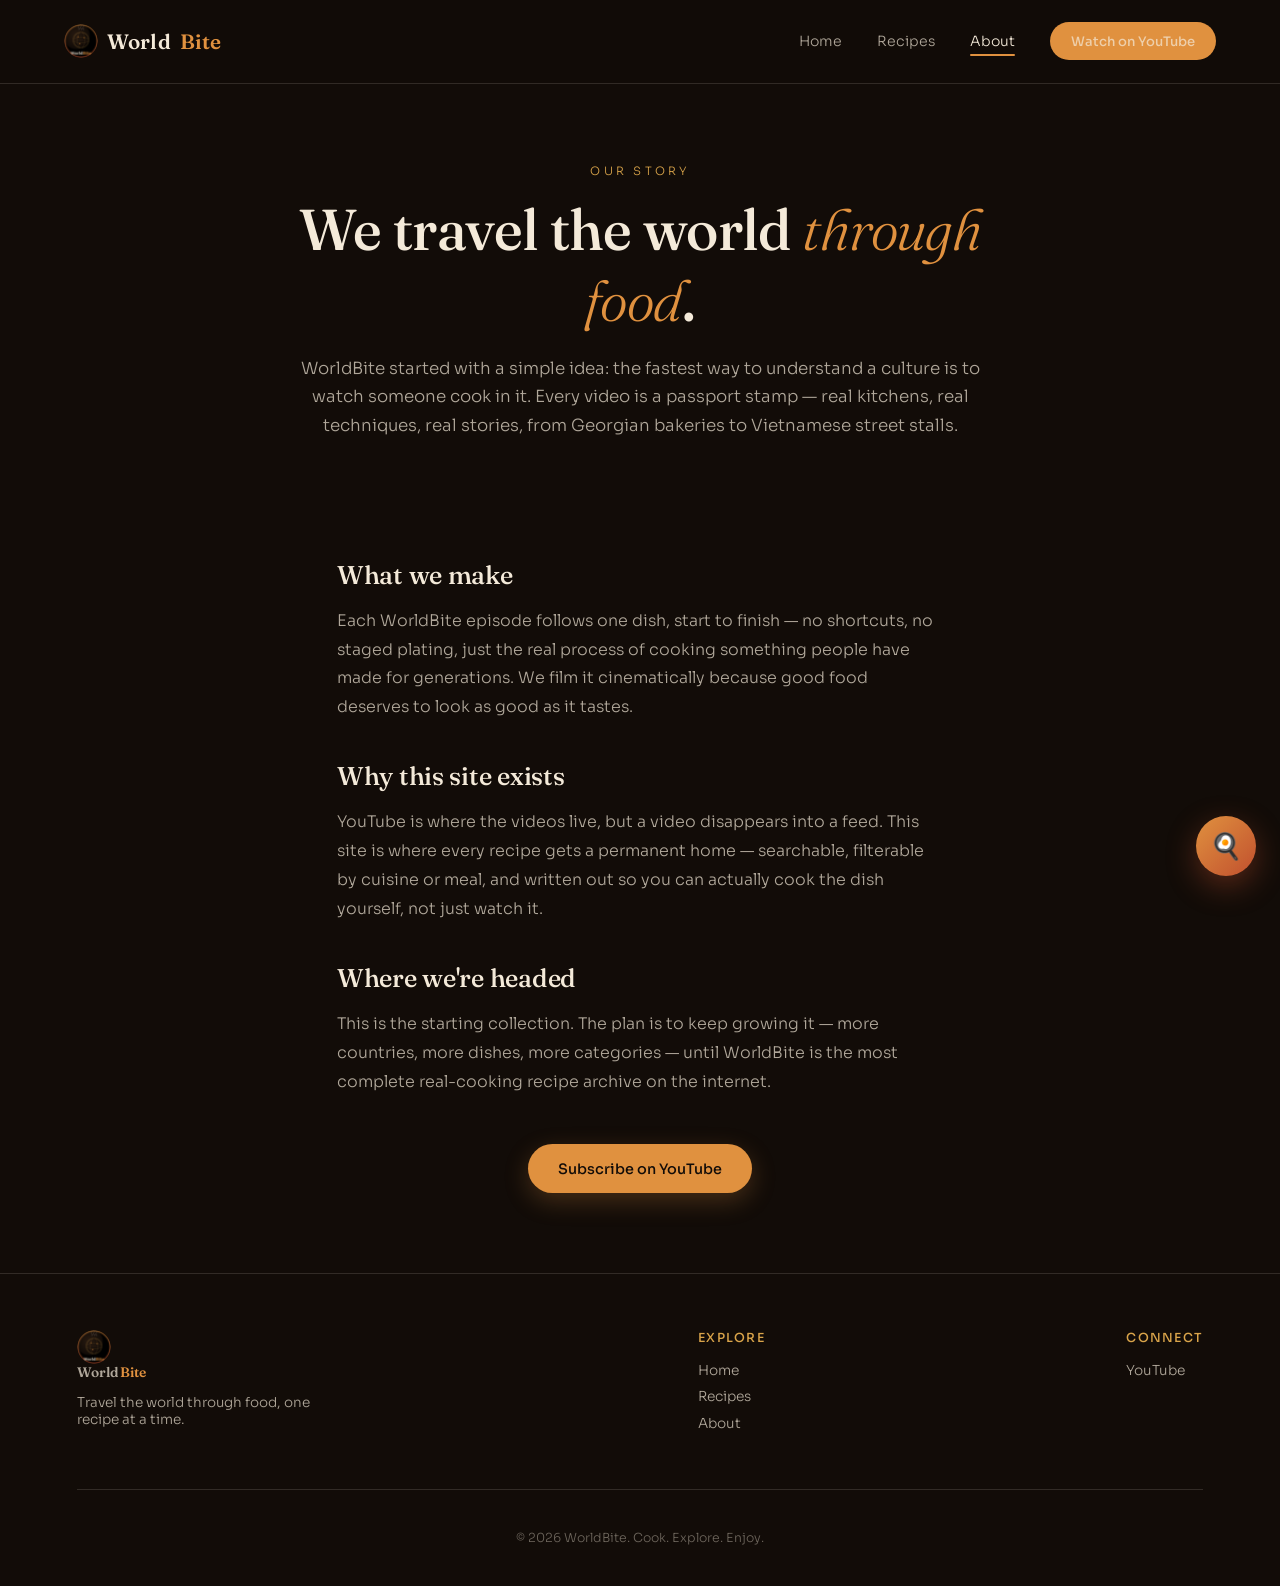
<file: about.html>
<!DOCTYPE html>
<html lang="en">
<head>
<meta charset="UTF-8">
<meta name="viewport" content="width=device-width, initial-scale=1.0">
<title>About — WorldBite</title>
<link rel="icon" type="image/x-icon" href="favicon.ico">
<link rel="icon" type="image/png" sizes="32x32" href="favicon-32.png">
<link rel="apple-touch-icon" href="apple-touch-icon.png">
<meta property="og:title" content="About — WorldBite">
<meta property="og:description" content="We travel the world through food — real kitchens, real techniques, real stories.">
<meta property="og:image" content="https://worldbitedaily-blip.github.io/worldbite-site/og-image.png">
<meta property="og:url" content="https://worldbitedaily-blip.github.io/worldbite-site/about.html">
<meta property="og:type" content="website">
<meta name="twitter:card" content="summary_large_image">
<meta name="twitter:image" content="https://worldbitedaily-blip.github.io/worldbite-site/og-image.png">
<link rel="preconnect" href="https://fonts.googleapis.com">
<link href="https://fonts.googleapis.com/css2?family=Fraunces:opsz,wght@9..144,300;9..144,500;9..144,600&family=Sora:wght@300;400;500;600&display=swap" rel="stylesheet">
<link rel="stylesheet" href="style.css">
</head>
<body>

<nav class="site-nav">
  <a href="index.html" class="logo"><img src="favicon-32.png" alt="WorldBite logo">World<span>Bite</span></a>
  <button class="menu-btn" id="menuBtn">☰</button>
  <div class="nav-links" id="navLinks">
    <a href="index.html">Home</a>
    <a href="recipes.html">Recipes</a>
    <a href="about.html" class="active">About</a>
    <a href="https://www.youtube.com/channel/UCKPswE_dxH5hH9jCJUf0vtg" class="nav-cta" target="_blank">Watch on YouTube</a>
  </div>
</nav>

<div class="about-hero">
  <div class="eyebrow">Our Story</div>
  <h1>We travel the world <em>through food</em>.</h1>
  <p>WorldBite started with a simple idea: the fastest way to understand a culture is to watch someone cook in it. Every video is a passport stamp — real kitchens, real techniques, real stories, from Georgian bakeries to Vietnamese street stalls.</p>
</div>

<div class="about-body">
  <h2>What we make</h2>
  <p>Each WorldBite episode follows one dish, start to finish — no shortcuts, no staged plating, just the real process of cooking something people have made for generations. We film it cinematically because good food deserves to look as good as it tastes.</p>

  <h2>Why this site exists</h2>
  <p>YouTube is where the videos live, but a video disappears into a feed. This site is where every recipe gets a permanent home — searchable, filterable by cuisine or meal, and written out so you can actually cook the dish yourself, not just watch it.</p>

  <h2>Where we're headed</h2>
  <p>This is the starting collection. The plan is to keep growing it — more countries, more dishes, more categories — until WorldBite is the most complete real-cooking recipe archive on the internet.</p>

  <div style="margin-top:3rem; text-align:center;">
    <a href="https://www.youtube.com/channel/UCKPswE_dxH5hH9jCJUf0vtg" target="_blank" class="btn btn-primary">Subscribe on YouTube</a>
  </div>
</div>

<footer class="site-footer">
  <div class="footer-col">
    <a href="index.html" class="logo"><img src="favicon-32.png" alt="WorldBite logo">World<span>Bite</span></a>
    <p style="color:var(--cream-dim); font-size:0.85rem; margin-top:0.8rem; max-width:26ch;">Travel the world through food, one recipe at a time.</p>
  </div>
  <div class="footer-col">
    <h4>Explore</h4>
    <a href="index.html">Home</a>
    <a href="recipes.html">Recipes</a>
    <a href="about.html">About</a>
  </div>
  <div class="footer-col">
    <h4>Connect</h4>
    <a href="https://www.youtube.com/channel/UCKPswE_dxH5hH9jCJUf0vtg" target="_blank">YouTube</a>
  </div>
  <div class="footer-bottom">© 2026 WorldBite. Cook. Explore. Enjoy.</div>
</footer>

<script>
  document.getElementById('menuBtn').addEventListener('click', () => {
    document.getElementById('navLinks').classList.toggle('open');
  });
</script>
<script src="recipes.js"></script>
<script src="chatbot.js"></script>
</body>
</html>
</file>
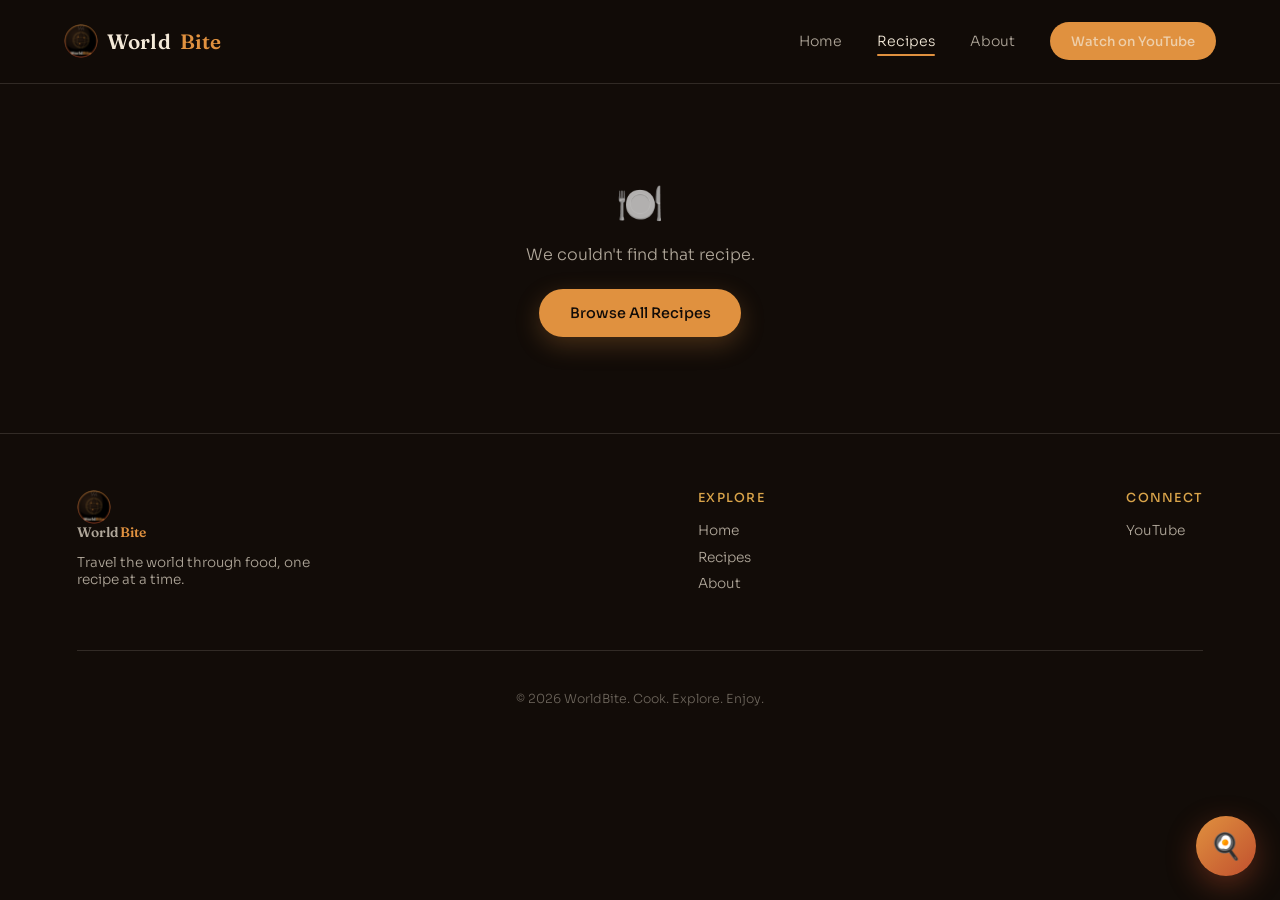
<file: recipe.html>
<!DOCTYPE html>
<html lang="en">
<head>
<meta charset="UTF-8">
<meta name="viewport" content="width=device-width, initial-scale=1.0">
<title id="pageTitle">Recipe — WorldBite</title>
<link rel="icon" type="image/x-icon" href="favicon.ico">
<link rel="icon" type="image/png" sizes="32x32" href="favicon-32.png">
<link rel="apple-touch-icon" href="apple-touch-icon.png">
<meta property="og:title" content="Recipe — WorldBite">
<meta property="og:description" content="Real cooking. Authentic recipes. Cinematic stories from kitchens across the globe.">
<meta property="og:image" content="https://worldbitedaily-blip.github.io/worldbite-site/og-image.png">
<meta property="og:type" content="website">
<meta name="twitter:card" content="summary_large_image">
<meta name="twitter:image" content="https://worldbitedaily-blip.github.io/worldbite-site/og-image.png">
<link rel="preconnect" href="https://fonts.googleapis.com">
<link href="https://fonts.googleapis.com/css2?family=Fraunces:opsz,wght@9..144,300;9..144,500;9..144,600&family=Sora:wght@300;400;500;600&display=swap" rel="stylesheet">
<link rel="stylesheet" href="style.css">
</head>
<body>

<nav class="site-nav">
  <a href="index.html" class="logo"><img src="favicon-32.png" alt="WorldBite logo">World<span>Bite</span></a>
  <button class="menu-btn" id="menuBtn">☰</button>
  <div class="nav-links" id="navLinks">
    <a href="index.html">Home</a>
    <a href="recipes.html" class="active">Recipes</a>
    <a href="about.html">About</a>
    <a href="https://www.youtube.com/channel/UCKPswE_dxH5hH9jCJUf0vtg" class="nav-cta" target="_blank">Watch on YouTube</a>
  </div>
</nav>

<div id="recipeContent"></div>

<section class="related-section" id="relatedSection" style="display:none;">
  <div class="section-narrow">
    <div class="section-head" style="margin-bottom:2rem;">
      <div class="eyebrow">Keep Exploring</div>
      <h2 id="relatedHeading">More from this region</h2>
    </div>
    <div class="recipe-grid" id="relatedGrid"></div>
  </div>
</section>

<footer class="site-footer">
  <div class="footer-col">
    <a href="index.html" class="logo"><img src="favicon-32.png" alt="WorldBite logo">World<span>Bite</span></a>
    <p style="color:var(--cream-dim); font-size:0.85rem; margin-top:0.8rem; max-width:26ch;">Travel the world through food, one recipe at a time.</p>
  </div>
  <div class="footer-col">
    <h4>Explore</h4>
    <a href="index.html">Home</a>
    <a href="recipes.html">Recipes</a>
    <a href="about.html">About</a>
  </div>
  <div class="footer-col">
    <h4>Connect</h4>
    <a href="https://www.youtube.com/channel/UCKPswE_dxH5hH9jCJUf0vtg" target="_blank">YouTube</a>
  </div>
  <div class="footer-bottom">© 2026 WorldBite. Cook. Explore. Enjoy.</div>
</footer>

<script src="recipes.js"></script>
<script src="chatbot.js"></script>
<script>
  document.getElementById('menuBtn').addEventListener('click', () => {
    document.getElementById('navLinks').classList.toggle('open');
  });

  function dishEmoji(cat){
    const map = { breakfast:'🍳', lunch:'🌮', dinner:'🍛', dessert:'🍮', drinks:'🥤' };
    return map[cat] || '🍽️';
  }

  const params = new URLSearchParams(window.location.search);
  const id = params.get('id');
  const recipe = RECIPES.find(r => r.id === id);
  const content = document.getElementById('recipeContent');

  if(!recipe){
    content.innerHTML = `
      <div class="empty-state" style="padding:6rem 2rem;">
        <div class="icon">🍽️</div>
        <p>We couldn't find that recipe.</p>
        <a href="recipes.html" class="btn btn-primary" style="margin-top:1.5rem; display:inline-block;">Browse All Recipes</a>
      </div>
    `;
  } else {
    document.title = `${recipe.title} — WorldBite`;

    const videoBlock = recipe.videoId
      ? `<iframe src="https://www.youtube.com/embed/${recipe.videoId}" title="${recipe.title}" allowfullscreen></iframe>`
      : `<div class="video-placeholder"><div class="play-icon">▶</div><span>Video coming soon — watch more on the WorldBite YouTube channel</span></div>`;

    content.innerHTML = `
      <div class="recipe-hero">
        <div class="breadcrumb">
          <a href="index.html">Home</a> / <a href="recipes.html">Recipes</a> / <a href="recipes.html?category=${recipe.category}">${recipe.category}</a> / ${recipe.title}
        </div>
        <div class="recipe-title-row">
          <div>
            <h1><span class="recipe-flag">${recipe.flag}</span> ${recipe.title}</h1>
            <p class="recipe-story">${recipe.description}</p>
          </div>
        </div>
        <div class="meta-row">
          <div class="meta-item"><span class="label">Country</span><span class="value">${recipe.flag} ${recipe.country}</span></div>
          <div class="meta-item"><span class="label">Category</span><span class="value" style="text-transform:capitalize;">${recipe.category}</span></div>
          <div class="meta-item"><span class="label">Cook Time</span><span class="value">${recipe.cookTime}</span></div>
          <div class="meta-item"><span class="label">Difficulty</span><span class="value">${recipe.difficulty}</span></div>
          <div class="meta-item"><span class="label">Servings</span><span class="value">${recipe.servings}</span></div>
        </div>
      </div>

      <div class="video-embed">
        <div class="video-frame${recipe.isShort ? ' vertical' : ''}">${videoBlock}</div>
      </div>

      <div class="recipe-content">
        <div class="ingredients-box">
          <h3>Ingredients</h3>
          <ul>
            ${recipe.ingredients.map(i => `<li>${i}</li>`).join('')}
          </ul>
        </div>
        <div class="steps-list">
          <h3>Method</h3>
          ${recipe.steps.map((s, idx) => `
            <div class="step-item">
              <div class="step-num">${idx+1}</div>
              <div class="step-text">${s}</div>
            </div>
          `).join('')}
        </div>
      </div>
    `;

    // Related recipes: same country first, then same category
    let related = RECIPES.filter(r => r.id !== recipe.id && r.country === recipe.country);
    if(related.length < 4){
      const more = RECIPES.filter(r => r.id !== recipe.id && r.category === recipe.category && !related.includes(r));
      related = related.concat(more);
    }
    related = related.slice(0, 4);

    if(related.length){
      document.getElementById('relatedSection').style.display = 'block';
      document.getElementById('relatedHeading').textContent = `More ${recipe.category} & ${recipe.country} dishes`;
      document.getElementById('relatedGrid').innerHTML = related.map(r => `
        <a href="recipe.html?id=${r.id}" class="recipe-card">
          <div class="recipe-thumb" data-dish="${r.title} ${r.country} food" style="background:linear-gradient(135deg, ${r.color}33, ${r.color}11);">
            <span class="emoji-fallback">${dishEmoji(r.category)}</span>
            <span class="flag-badge">${r.flag} ${r.country}</span>
          </div>
          <div class="recipe-body">
            <div class="recipe-cat">${r.category}</div>
            <h3>${r.title}</h3>
            <p class="recipe-desc">${r.description}</p>
            <div class="recipe-meta">
              <span>⏱ ${r.cookTime}</span>
              <span>📊 ${r.difficulty}</span>
            </div>
          </div>
        </a>
      `).join('');
      hydrateThumbnails(document.getElementById('relatedGrid'));
    }
  }
</script>
</body>
</html>
</file>
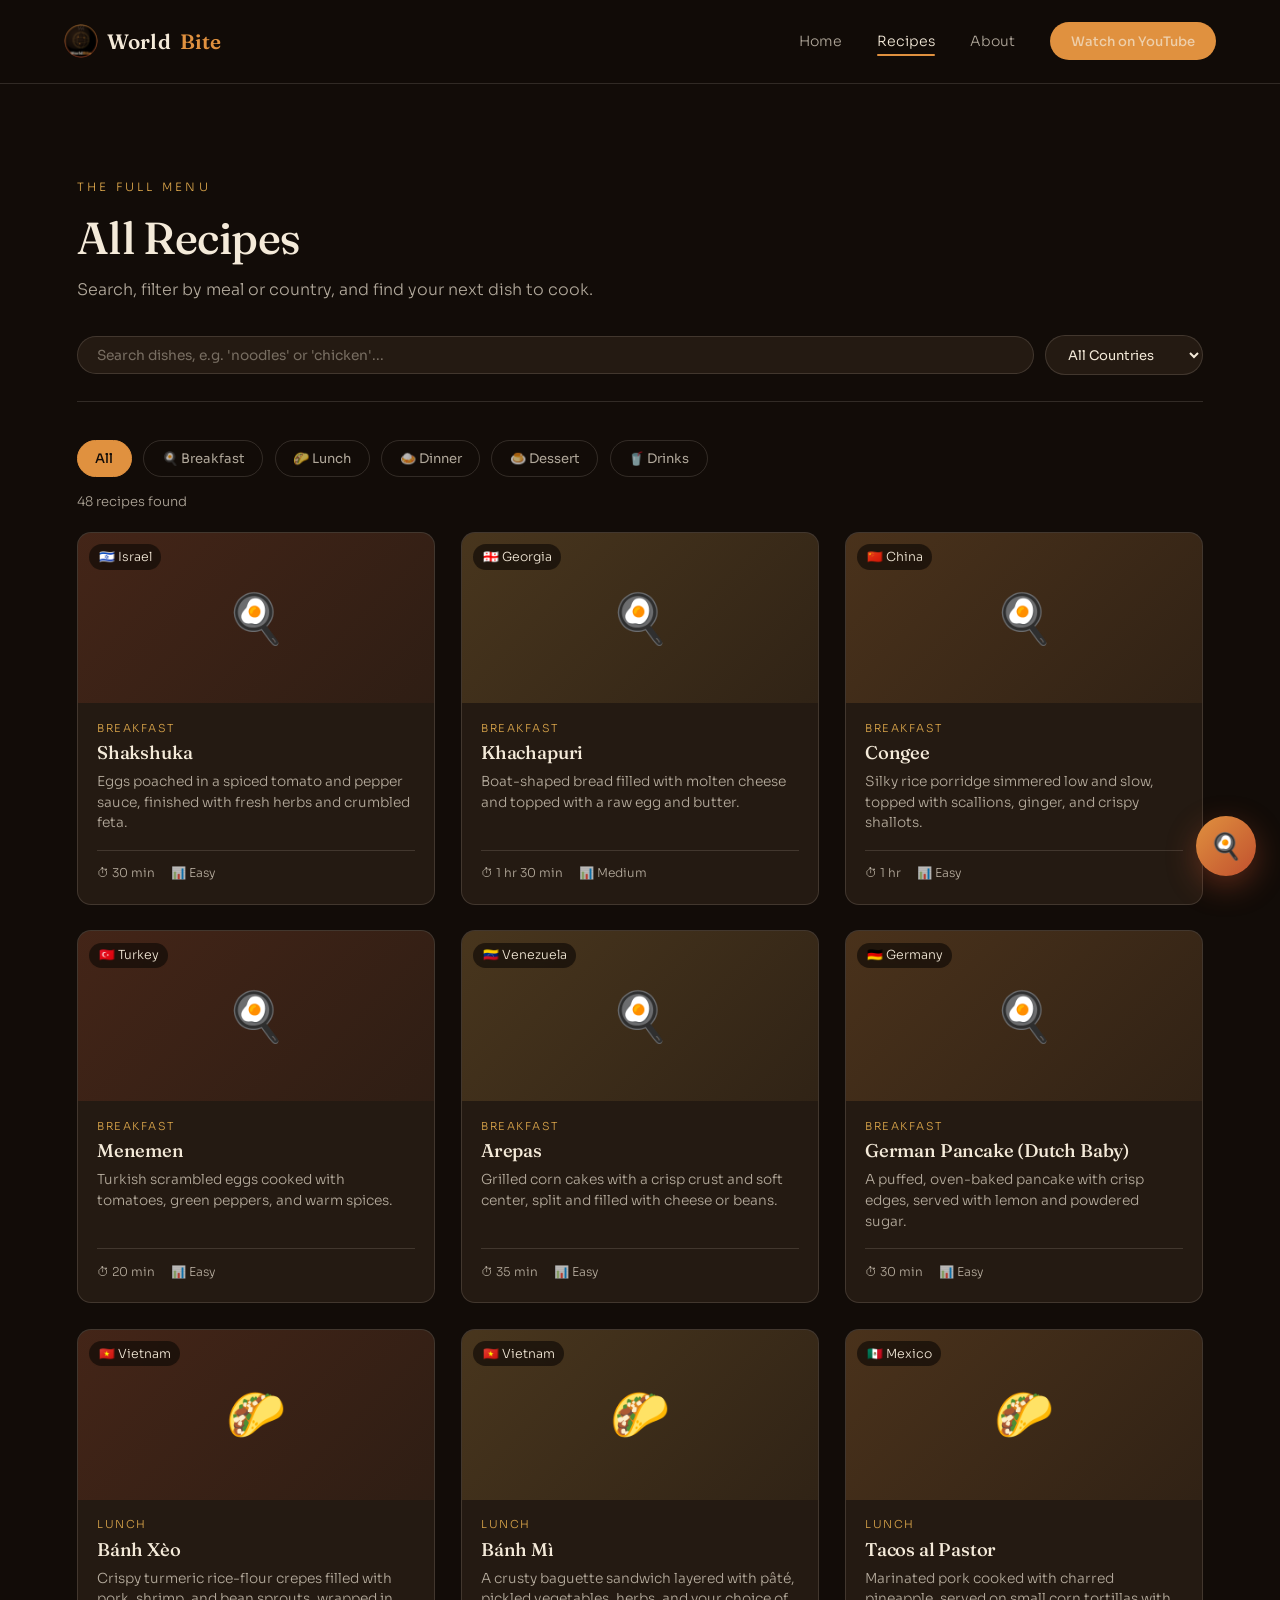
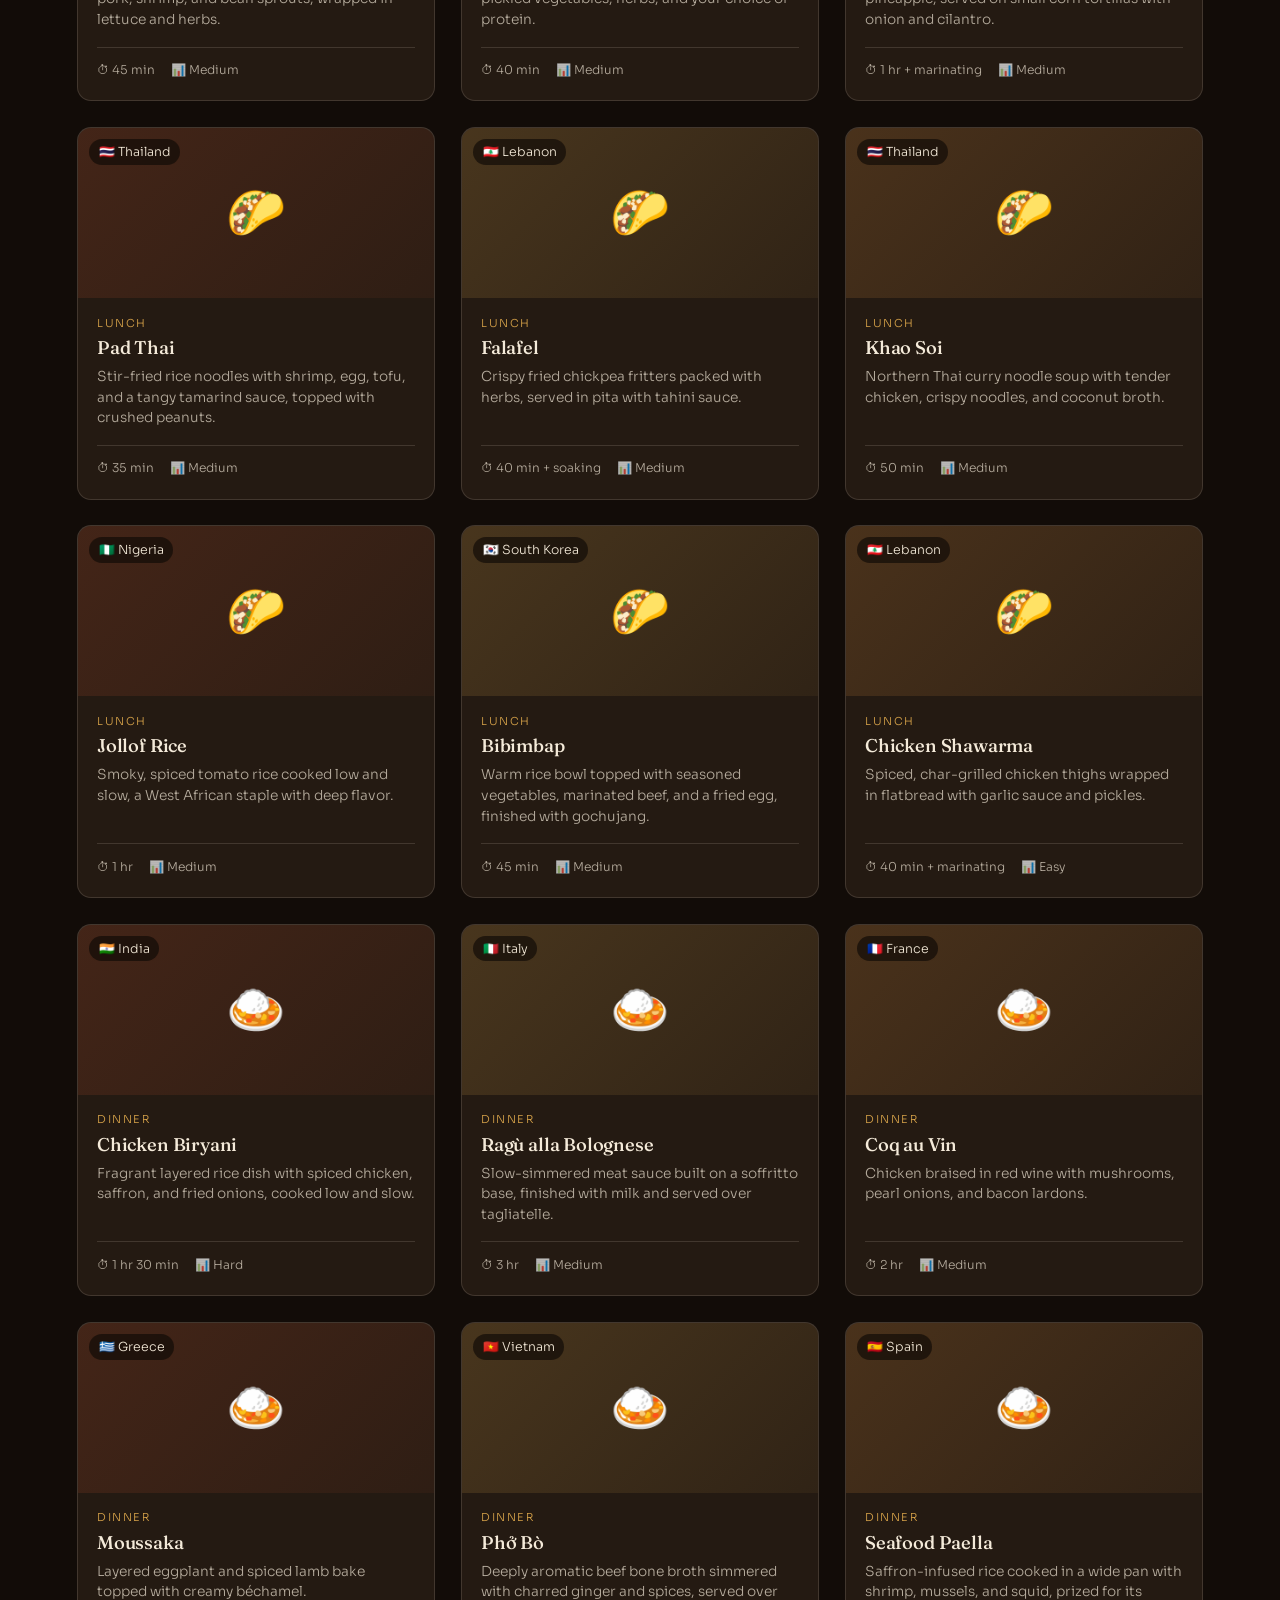
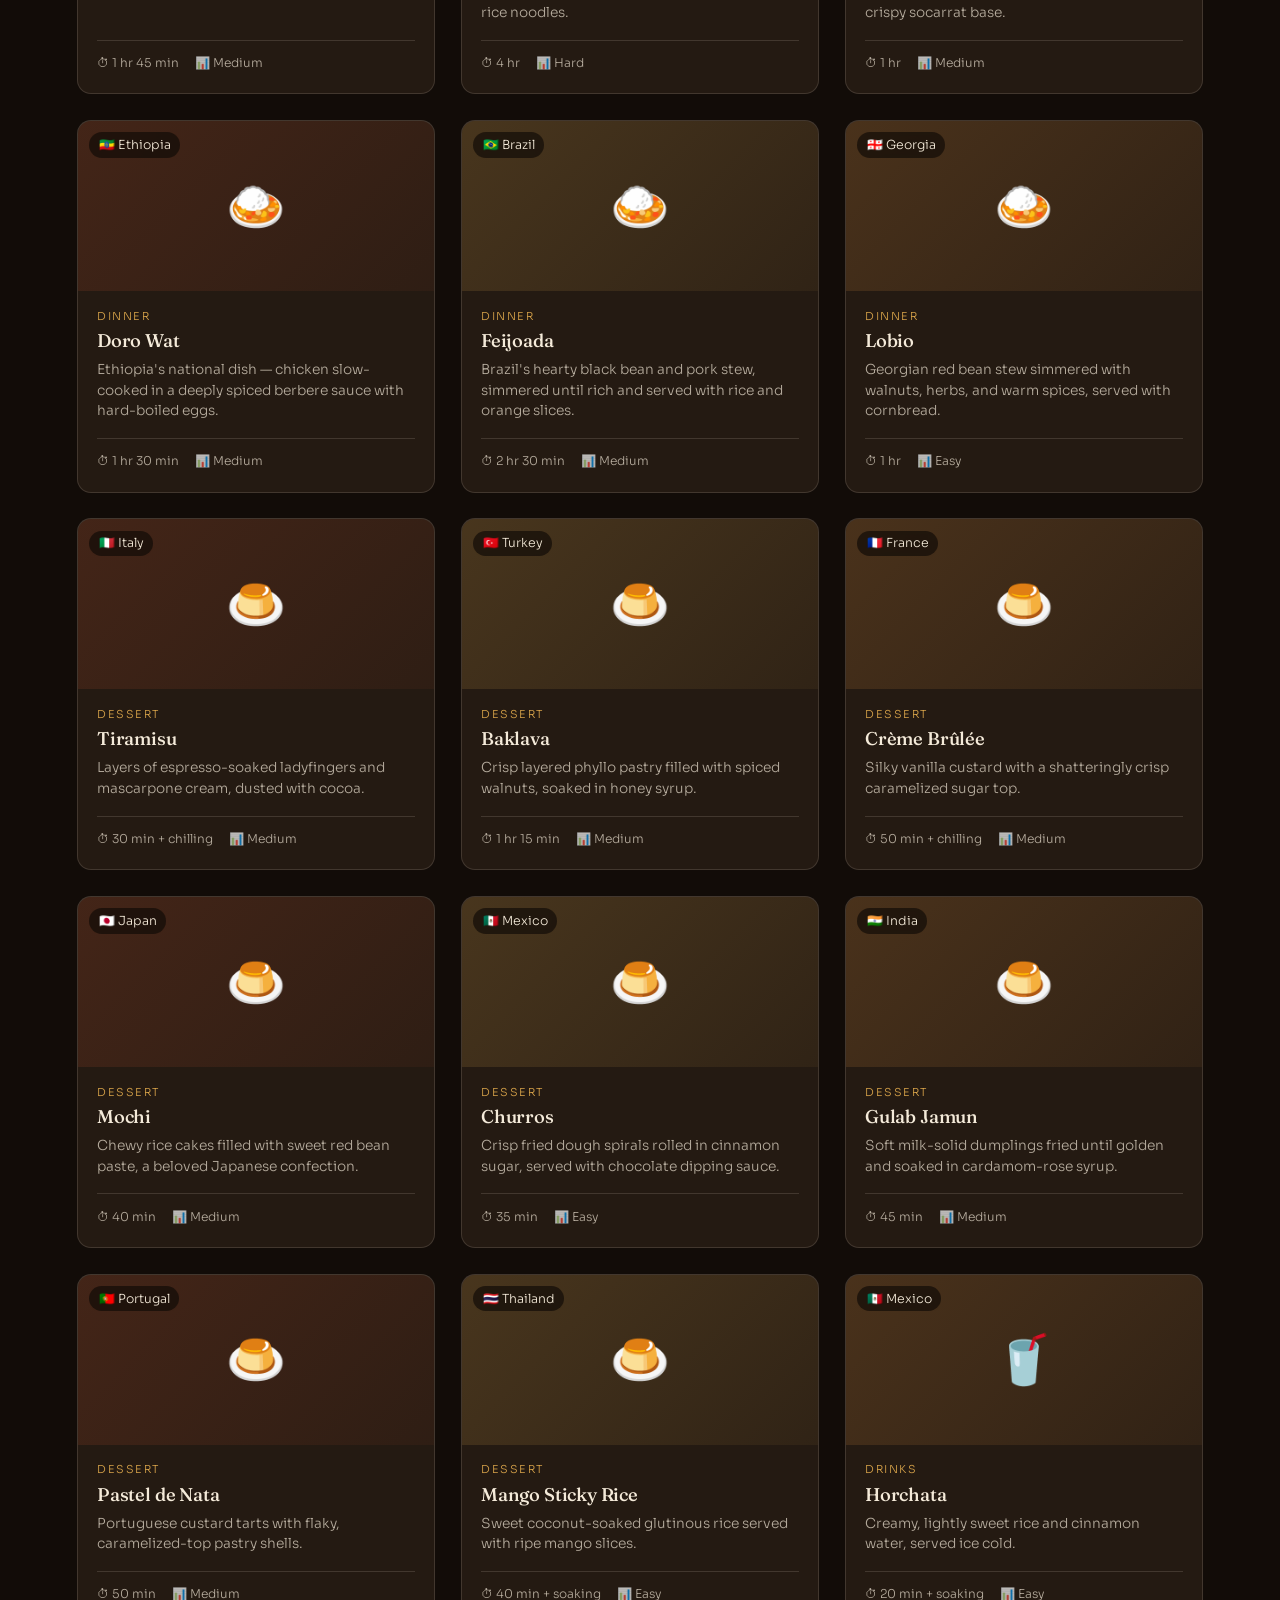
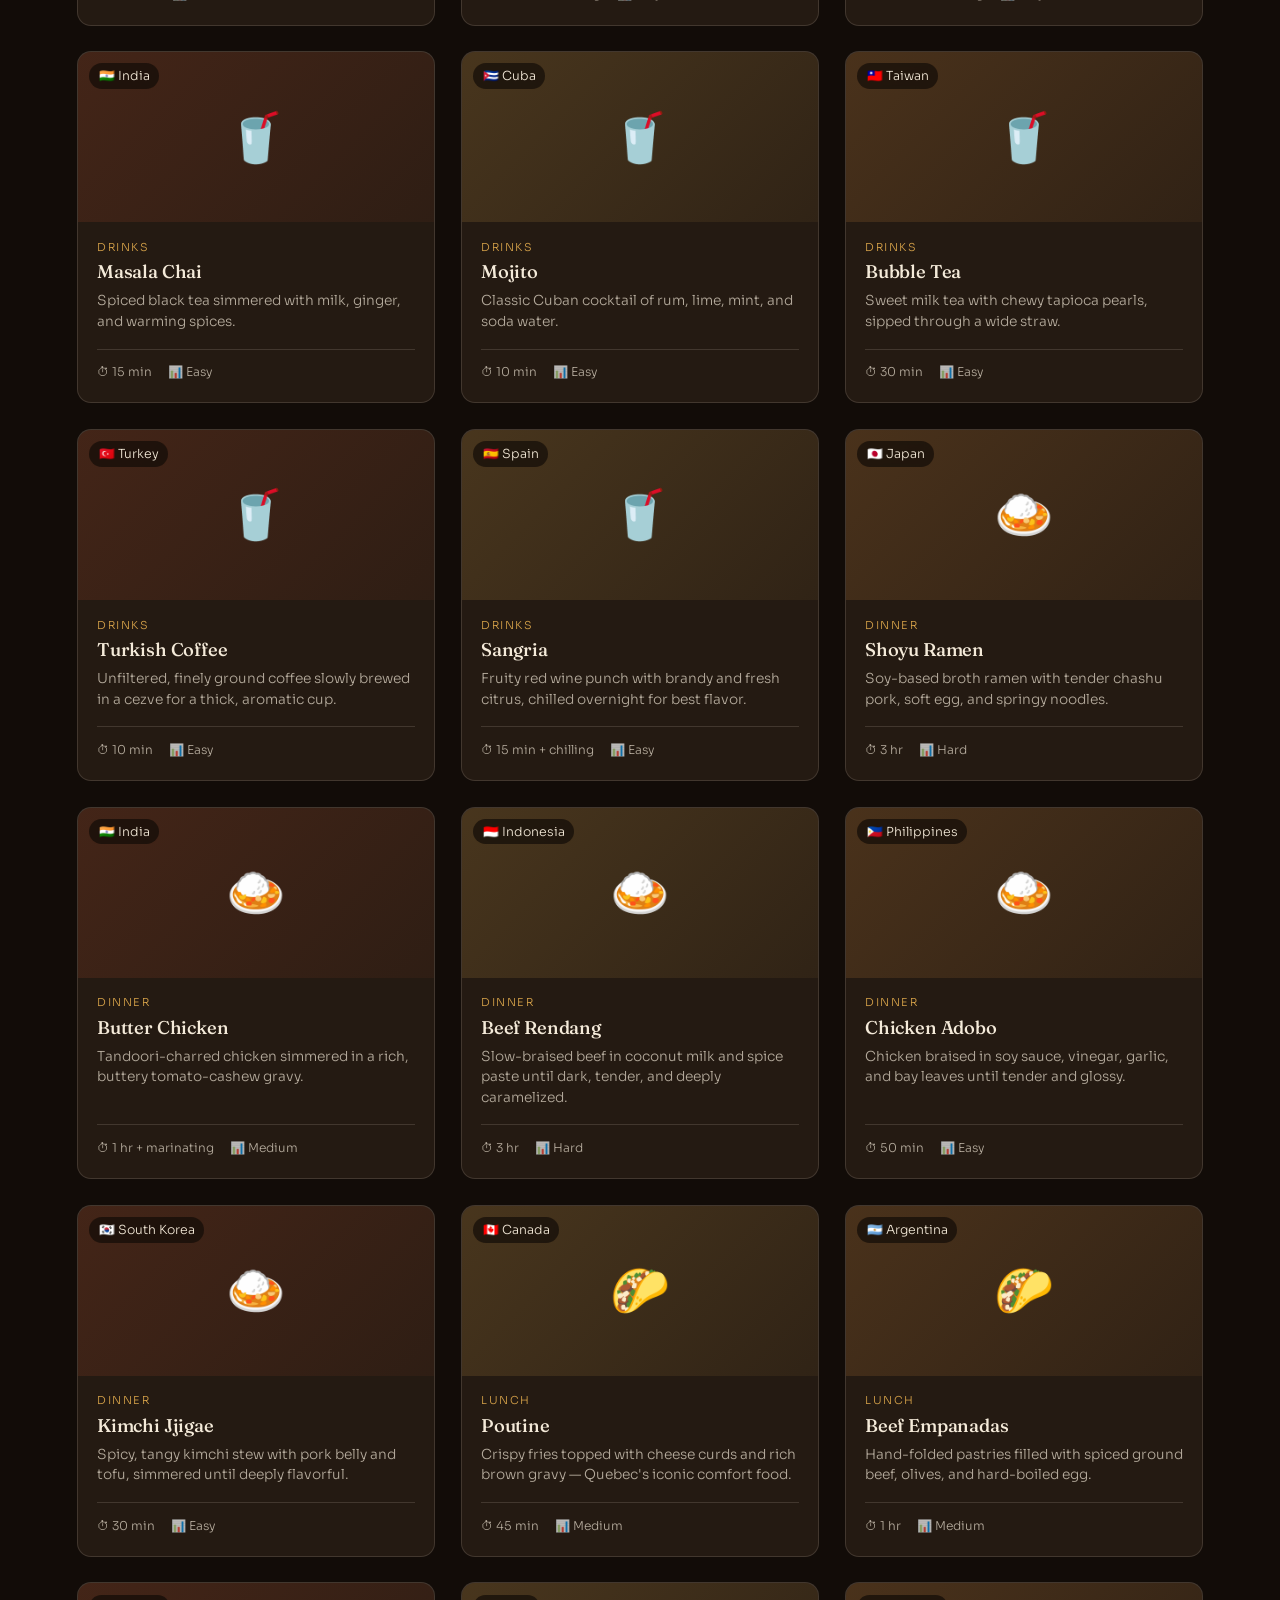
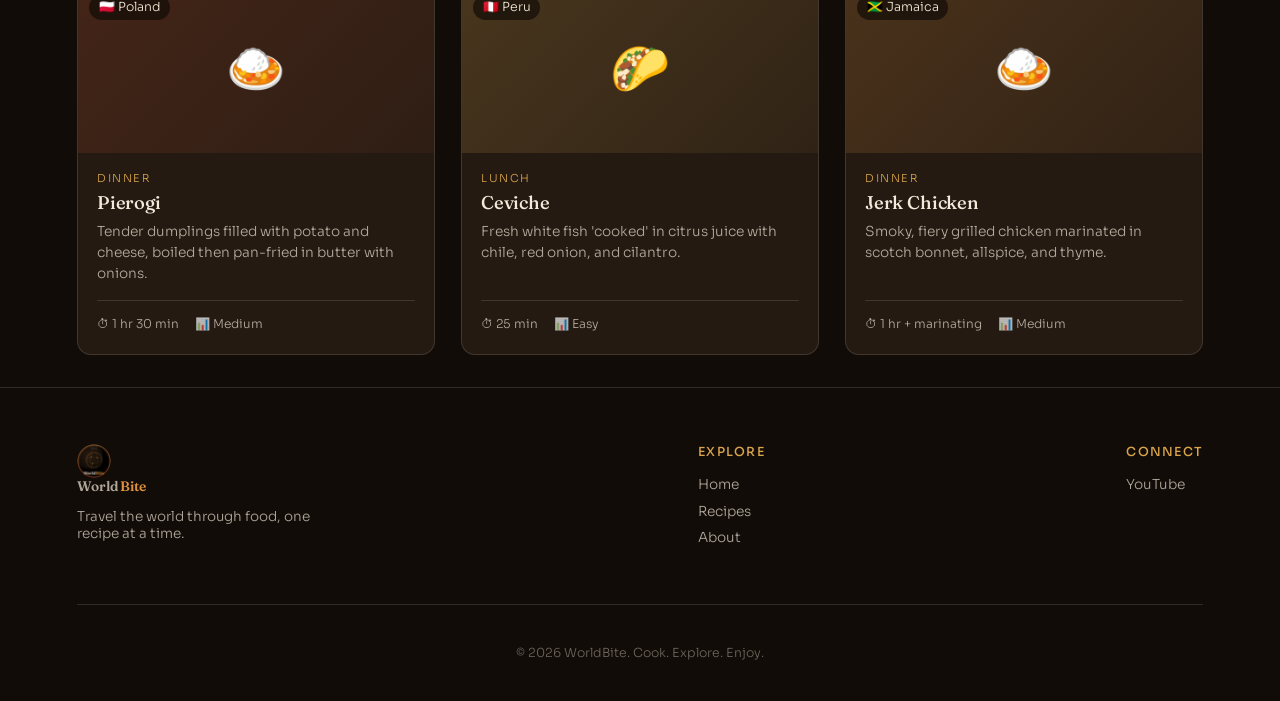
<file: recipes.html>
<!DOCTYPE html>
<html lang="en">
<head>
<meta charset="UTF-8">
<meta name="viewport" content="width=device-width, initial-scale=1.0">
<title>All Recipes — WorldBite</title>
<link rel="icon" type="image/x-icon" href="favicon.ico">
<link rel="icon" type="image/png" sizes="32x32" href="favicon-32.png">
<link rel="apple-touch-icon" href="apple-touch-icon.png">
<meta property="og:title" content="All Recipes — WorldBite">
<meta property="og:description" content="Search authentic recipes from every corner of the globe, by cuisine or meal.">
<meta property="og:image" content="https://worldbitedaily-blip.github.io/worldbite-site/og-image.png">
<meta property="og:url" content="https://worldbitedaily-blip.github.io/worldbite-site/recipes.html">
<meta property="og:type" content="website">
<meta name="twitter:card" content="summary_large_image">
<meta name="twitter:image" content="https://worldbitedaily-blip.github.io/worldbite-site/og-image.png">
<link rel="preconnect" href="https://fonts.googleapis.com">
<link href="https://fonts.googleapis.com/css2?family=Fraunces:opsz,wght@9..144,300;9..144,500;9..144,600&family=Sora:wght@300;400;500;600&display=swap" rel="stylesheet">
<link rel="stylesheet" href="style.css">
</head>
<body>

<nav class="site-nav">
  <a href="index.html" class="logo"><img src="favicon-32.png" alt="WorldBite logo">World<span>Bite</span></a>
  <button class="menu-btn" id="menuBtn">☰</button>
  <div class="nav-links" id="navLinks">
    <a href="index.html">Home</a>
    <a href="recipes.html" class="active">Recipes</a>
    <a href="about.html">About</a>
    <a href="https://www.youtube.com/channel/UCKPswE_dxH5hH9jCJUf0vtg" class="nav-cta" target="_blank">Watch on YouTube</a>
  </div>
</nav>

<section class="section" style="padding-bottom:2rem;">
  <div class="section-narrow">
    <div class="section-head" style="margin-bottom:2rem;">
      <div class="eyebrow">The Full Menu</div>
      <h2>All Recipes</h2>
      <p>Search, filter by meal or country, and find your next dish to cook.</p>
    </div>

    <div class="filter-bar">
      <input type="text" class="search-input" id="searchInput" placeholder="Search dishes, e.g. 'noodles' or 'chicken'...">
      <select class="country-select" id="countrySelect">
        <option value="">All Countries</option>
      </select>
    </div>
    <div class="filter-bar" id="categoryChips" style="border-bottom:none; padding-bottom:0; margin-bottom:1rem;">
      <button class="filter-chip active" data-cat="">All</button>
      <button class="filter-chip" data-cat="breakfast">🍳 Breakfast</button>
      <button class="filter-chip" data-cat="lunch">🌮 Lunch</button>
      <button class="filter-chip" data-cat="dinner">🍛 Dinner</button>
      <button class="filter-chip" data-cat="dessert">🍮 Dessert</button>
      <button class="filter-chip" data-cat="drinks">🥤 Drinks</button>
    </div>

    <p class="results-count" id="resultsCount"></p>
    <div class="recipe-grid" id="recipeGrid"></div>
    <div class="empty-state" id="emptyState" style="display:none;">
      <div class="icon">🔍</div>
      <p>No recipes match your search. Try a different dish, country, or category.</p>
    </div>
  </div>
</section>

<footer class="site-footer">
  <div class="footer-col">
    <a href="index.html" class="logo"><img src="favicon-32.png" alt="WorldBite logo">World<span>Bite</span></a>
    <p style="color:var(--cream-dim); font-size:0.85rem; margin-top:0.8rem; max-width:26ch;">Travel the world through food, one recipe at a time.</p>
  </div>
  <div class="footer-col">
    <h4>Explore</h4>
    <a href="index.html">Home</a>
    <a href="recipes.html">Recipes</a>
    <a href="about.html">About</a>
  </div>
  <div class="footer-col">
    <h4>Connect</h4>
    <a href="https://www.youtube.com/channel/UCKPswE_dxH5hH9jCJUf0vtg" target="_blank">YouTube</a>
  </div>
  <div class="footer-bottom">© 2026 WorldBite. Cook. Explore. Enjoy.</div>
</footer>

<script src="recipes.js"></script>
<script src="chatbot.js"></script>
<script>
  document.getElementById('menuBtn').addEventListener('click', () => {
    document.getElementById('navLinks').classList.toggle('open');
  });

  function dishEmoji(cat){
    const map = { breakfast:'🍳', lunch:'🌮', dinner:'🍛', dessert:'🍮', drinks:'🥤' };
    return map[cat] || '🍽️';
  }

  const params = new URLSearchParams(window.location.search);
  let state = {
    search: '',
    category: params.get('category') || '',
    country: params.get('country') || ''
  };

  // populate country select
  const countrySelect = document.getElementById('countrySelect');
  const countryFlags = {};
  RECIPES.forEach(r => { countryFlags[r.country] = r.flag; });
  COUNTRIES.forEach(c => {
    const opt = document.createElement('option');
    opt.value = c; opt.textContent = `${countryFlags[c]} ${c}`;
    countrySelect.appendChild(opt);
  });
  countrySelect.value = state.country;

  // set active category chip based on URL param
  document.querySelectorAll('.filter-chip').forEach(chip => {
    if(chip.dataset.cat === state.category) chip.classList.add('active');
    else if(state.category) chip.classList.remove('active');
  });

  function render(){
    let results = RECIPES.filter(r => {
      const matchesSearch = !state.search || r.title.toLowerCase().includes(state.search) || r.description.toLowerCase().includes(state.search) || r.country.toLowerCase().includes(state.search);
      const matchesCat = !state.category || r.category === state.category;
      const matchesCountry = !state.country || r.country === state.country;
      return matchesSearch && matchesCat && matchesCountry;
    });

    document.getElementById('resultsCount').textContent = `${results.length} recipe${results.length !== 1 ? 's' : ''} found`;

    const grid = document.getElementById('recipeGrid');
    const empty = document.getElementById('emptyState');
    if(results.length === 0){
      grid.innerHTML = ''; empty.style.display = 'block';
    } else {
      empty.style.display = 'none';
      grid.innerHTML = results.map(r => `
        <a href="recipe.html?id=${r.id}" class="recipe-card">
          <div class="recipe-thumb" data-dish="${r.title} ${r.country} food" style="background:linear-gradient(135deg, ${r.color}33, ${r.color}11);">
            <span class="emoji-fallback">${dishEmoji(r.category)}</span>
            <span class="flag-badge">${r.flag} ${r.country}</span>
          </div>
          <div class="recipe-body">
            <div class="recipe-cat">${r.category}</div>
            <h3>${r.title}</h3>
            <p class="recipe-desc">${r.description}</p>
            <div class="recipe-meta">
              <span>⏱ ${r.cookTime}</span>
              <span>📊 ${r.difficulty}</span>
            </div>
          </div>
        </a>
      `).join('');
      hydrateThumbnails(grid);
    }
  }

  document.getElementById('searchInput').addEventListener('input', (e) => {
    state.search = e.target.value.toLowerCase();
    render();
  });
  countrySelect.addEventListener('change', (e) => {
    state.country = e.target.value;
    render();
  });
  document.querySelectorAll('.filter-chip').forEach(chip => {
    chip.addEventListener('click', () => {
      document.querySelectorAll('.filter-chip').forEach(c => c.classList.remove('active'));
      chip.classList.add('active');
      state.category = chip.dataset.cat;
      render();
    });
  });

  render();
</script>
</body>
</html>
</file>
<file: style.css>
:root{
  --espresso: #1c130d;
  --espresso-deep: #120c08;
  --cream: #f4ead9;
  --cream-dim: rgba(244,234,217,0.7);
  --amber: #e0913f;
  --terracotta: #c1502e;
  --gold: #d9a44a;
  --line: rgba(244,234,217,0.14);
  --card-bg: #241a12;
  --radius: 14px;
}
*{box-sizing:border-box; margin:0; padding:0;}
html{scroll-behavior:smooth;}
body{
  background: var(--espresso-deep);
  color: var(--cream);
  font-family:'Sora', sans-serif;
  font-weight:300;
  min-height:100vh;
}
img{max-width:100%; display:block;}
a{color:inherit; text-decoration:none;}
h1,h2,h3{font-family:'Fraunces', serif; font-weight:500; letter-spacing:-0.01em;}
em{font-style:italic; font-weight:300; color:var(--amber);}

/* ---------- Nav ---------- */
.site-nav{
  position:sticky; top:0; z-index:50;
  display:flex; align-items:center; justify-content:space-between;
  padding: 1.4rem 5vw;
  background: rgba(18,12,8,0.82);
  backdrop-filter: blur(10px);
  border-bottom: 1px solid var(--line);
}
.logo{
  font-family:'Fraunces', serif;
  font-size:1.3rem;
  font-weight:600;
  letter-spacing:0.01em;
  display:flex; align-items:center; gap:0.55rem;
}
.logo img{ width:34px; height:34px; border-radius:50%; }
.logo span{ color:var(--amber); }
.nav-links{ display:flex; align-items:center; gap:2.2rem; font-size:0.88rem; }
.nav-links a{ color:var(--cream-dim); transition:color 0.2s; position:relative; }
.nav-links a:hover, .nav-links a.active{ color:var(--cream); }
.nav-links a.active::after{
  content:''; position:absolute; bottom:-6px; left:0; right:0; height:2px; background:var(--amber); border-radius:2px;
}
.nav-cta{
  font-size:0.82rem; font-weight:500; color:var(--espresso-deep);
  background:var(--amber); padding:0.65rem 1.3rem; border-radius:999px;
  transition: transform 0.2s ease;
}
.nav-cta:hover{ transform: translateY(-1px); }
.menu-btn{ display:none; background:none; border:none; color:var(--cream); font-size:1.4rem; cursor:pointer; }

@media (max-width: 820px){
  .nav-links{
    position:fixed; top:70px; left:0; right:0; bottom:0;
    background: var(--espresso-deep);
    flex-direction:column; justify-content:flex-start;
    padding: 2rem 8vw; gap:1.6rem;
    transform: translateX(100%);
    transition: transform 0.3s ease;
  }
  .nav-links.open{ transform: translateX(0); }
  .menu-btn{ display:block; }
}

/* ---------- Buttons ---------- */
.btn{
  display:inline-block;
  font-family:'Sora', sans-serif; font-size:0.9rem; font-weight:500;
  padding: 0.95rem 1.9rem; border-radius:999px; cursor:pointer; border:none;
  transition: transform 0.22s ease, box-shadow 0.22s ease;
}
.btn-primary{ background:var(--amber); color:var(--espresso-deep); box-shadow:0 8px 24px rgba(224,145,63,0.25); }
.btn-primary:hover{ transform:translateY(-2px); box-shadow:0 12px 30px rgba(224,145,63,0.35); }
.btn-outline{ background:transparent; color:var(--cream); border:1px solid var(--line); }
.btn-outline:hover{ border-color:var(--amber); color:var(--amber); }

/* ---------- Section shells ---------- */
.section{ padding: 6rem 6vw; }
.section-narrow{ max-width:1200px; margin:0 auto; }
.eyebrow{
  font-size:0.72rem; letter-spacing:0.28em; text-transform:uppercase;
  color:var(--gold); margin-bottom:1rem;
}
.section-head{ max-width:640px; margin-bottom:3rem; }
.section-head h2{ font-size:clamp(1.9rem,3.5vw,2.8rem); margin-bottom:0.8rem; }
.section-head p{ color:var(--cream-dim); font-size:1rem; line-height:1.6; }

/* ---------- Recipe cards ---------- */
.recipe-grid{
  display:grid; grid-template-columns:repeat(auto-fill, minmax(270px,1fr)); gap:1.6rem;
}
.recipe-card{
  background:var(--card-bg); border:1px solid var(--line); border-radius:var(--radius);
  overflow:hidden; transition: transform 0.25s ease, border-color 0.25s ease;
  display:flex; flex-direction:column;
}
.recipe-card:hover{ transform: translateY(-4px); border-color: rgba(224,145,63,0.4); }
.recipe-thumb{
  height:170px; position:relative; display:flex; align-items:center; justify-content:center;
  font-size:3rem; overflow:hidden;
}
.thumb-img{
  position:absolute; inset:0; width:100%; height:100%; object-fit:cover; opacity:0; transition:opacity 0.4s ease;
}
.recipe-thumb.has-img .thumb-img{ opacity:1; }
.recipe-thumb.has-img .emoji-fallback{ opacity:0; }
.recipe-thumb .flag-badge{
  position:absolute; top:0.7rem; left:0.7rem;
  background:rgba(18,12,8,0.7); border-radius:999px; padding:0.3rem 0.6rem; font-size:0.78rem;
  display:flex; align-items:center; gap:0.3rem; backdrop-filter:blur(4px);
}
.recipe-body{ padding:1.1rem 1.2rem 1.4rem; flex:1; display:flex; flex-direction:column; }
.recipe-cat{
  font-size:0.68rem; letter-spacing:0.14em; text-transform:uppercase; color:var(--gold); margin-bottom:0.4rem;
}
.recipe-body h3{ font-size:1.15rem; margin-bottom:0.5rem; }
.recipe-desc{ font-size:0.86rem; color:var(--cream-dim); line-height:1.5; flex:1; margin-bottom:1rem; }
.recipe-meta{
  display:flex; gap:1rem; font-size:0.76rem; color:var(--cream-dim);
  padding-top:0.9rem; border-top:1px solid var(--line);
}
.recipe-meta span{ display:flex; align-items:center; gap:0.35rem; }

/* ---------- Filters ---------- */
.filter-bar{
  display:flex; flex-wrap:wrap; gap:0.7rem; align-items:center;
  margin-bottom:2.4rem; padding-bottom:1.6rem; border-bottom:1px solid var(--line);
}
.filter-chip{
  font-size:0.82rem; padding:0.55rem 1.1rem; border-radius:999px;
  border:1px solid var(--line); color:var(--cream-dim); cursor:pointer;
  background:transparent; transition: all 0.2s ease; font-family:'Sora',sans-serif;
}
.filter-chip:hover{ border-color:var(--amber); color:var(--cream); }
.filter-chip.active{ background:var(--amber); color:var(--espresso-deep); border-color:var(--amber); font-weight:500; }
.search-input{
  flex:1; min-width:200px; background:var(--card-bg); border:1px solid var(--line); border-radius:999px;
  padding:0.6rem 1.2rem; color:var(--cream); font-family:'Sora',sans-serif; font-size:0.86rem;
}
.search-input::placeholder{ color:rgba(244,234,217,0.4); }
.search-input:focus{ outline:none; border-color:var(--amber); }
.country-select{
  background:var(--card-bg); border:1px solid var(--line); border-radius:999px;
  padding:0.6rem 1.1rem; color:var(--cream); font-family:'Sora',sans-serif; font-size:0.82rem;
}
.results-count{ font-size:0.82rem; color:var(--cream-dim); margin-bottom:1.4rem; }

/* ---------- Footer ---------- */
.site-footer{
  padding: 3.5rem 6vw 2.5rem; border-top:1px solid var(--line);
  display:flex; flex-wrap:wrap; justify-content:space-between; gap:2rem;
}
.footer-col h4{ font-size:0.78rem; letter-spacing:0.1em; text-transform:uppercase; color:var(--gold); margin-bottom:1rem; font-family:'Sora',sans-serif; font-weight:500; }
.footer-col a{ display:block; font-size:0.86rem; color:var(--cream-dim); margin-bottom:0.6rem; }
.footer-col a:hover{ color:var(--cream); }
.footer-bottom{
  text-align:center; padding-top:2.5rem; margin-top:1rem; border-top:1px solid var(--line);
  font-size:0.78rem; color:rgba(244,234,217,0.4); width:100%;
}

/* ---------- Newsletter ---------- */
.newsletter{
  background: linear-gradient(135deg, rgba(224,145,63,0.1), rgba(193,80,46,0.08));
  border:1px solid var(--line); border-radius:20px;
  padding:3.5rem 4vw; text-align:center;
}
.newsletter h2{ font-size:clamp(1.6rem,3vw,2.2rem); margin-bottom:0.7rem; }
.newsletter p{ color:var(--cream-dim); margin-bottom:1.8rem; }
.newsletter-form{ display:flex; gap:0.7rem; max-width:420px; margin:0 auto; flex-wrap:wrap; justify-content:center; }
.newsletter-form input{
  flex:1; min-width:200px; background:var(--espresso); border:1px solid var(--line); border-radius:999px;
  padding:0.85rem 1.3rem; color:var(--cream); font-family:'Sora',sans-serif;
}
.newsletter-form input:focus{ outline:none; border-color:var(--amber); }

/* ---------- Recipe detail ---------- */
.recipe-hero{
  padding: 3rem 6vw 2rem; max-width:1200px; margin:0 auto;
}
.breadcrumb{ font-size:0.8rem; color:var(--cream-dim); margin-bottom:1.6rem; }
.breadcrumb a:hover{ color:var(--amber); }
.recipe-title-row{ display:flex; align-items:flex-start; justify-content:space-between; gap:2rem; flex-wrap:wrap; }
.recipe-title-row h1{ font-size:clamp(2rem,4.5vw,3.2rem); }
.recipe-flag{ font-size:2rem; }
.recipe-story{ color:var(--cream-dim); max-width:60ch; margin-top:1rem; line-height:1.7; }
.meta-row{
  display:flex; gap:2rem; margin-top:1.8rem; padding:1.4rem 0; border-top:1px solid var(--line); border-bottom:1px solid var(--line);
  flex-wrap:wrap;
}
.meta-item{ display:flex; flex-direction:column; gap:0.2rem; }
.meta-item .label{ font-size:0.68rem; letter-spacing:0.1em; text-transform:uppercase; color:var(--gold); }
.meta-item .value{ font-size:1rem; font-family:'Fraunces',serif; }

.video-embed{
  max-width:1200px; margin: 2rem auto; padding:0 6vw;
}
.video-frame{
  position:relative; padding-top:56.25%; border-radius:16px; overflow:hidden; background:var(--card-bg);
  border:1px solid var(--line);
}
.video-frame.vertical{
  padding-top:177.77%; max-width:400px; margin:0 auto;
}
.video-frame iframe, .video-placeholder{
  position:absolute; inset:0; width:100%; height:100%; border:none;
}
.video-placeholder{
  display:flex; align-items:center; justify-content:center; flex-direction:column; gap:0.6rem;
  color:var(--cream-dim); font-size:0.9rem;
}
.video-placeholder .play-icon{ font-size:2.2rem; }

.recipe-content{
  max-width:1200px; margin:0 auto; padding: 2rem 6vw 5rem;
  display:grid; grid-template-columns: 1fr 1.6fr; gap:3.5rem;
}
@media (max-width: 860px){ .recipe-content{ grid-template-columns:1fr; } }

.ingredients-box{
  background:var(--card-bg); border:1px solid var(--line); border-radius:var(--radius);
  padding:1.8rem; align-self:start; position:sticky; top:100px;
}
.ingredients-box h3{ font-size:1.2rem; margin-bottom:1.2rem; }
.ingredients-box ul{ list-style:none; }
.ingredients-box li{
  display:flex; align-items:flex-start; gap:0.7rem; font-size:0.9rem; color:var(--cream-dim);
  padding:0.55rem 0; border-bottom:1px solid var(--line);
}
.ingredients-box li:last-child{ border-bottom:none; }
.ingredients-box li::before{ content:'○'; color:var(--amber); font-size:0.7rem; margin-top:0.3rem; }

.steps-list{ counter-reset: step; }
.steps-list h3{ font-size:1.2rem; margin-bottom:1.4rem; }
.step-item{
  display:flex; gap:1.2rem; margin-bottom:1.6rem; counter-increment: step;
}
.step-num{
  flex-shrink:0; width:2.2rem; height:2.2rem; border-radius:50%;
  background: rgba(224,145,63,0.15); border:1px solid var(--amber); color:var(--amber);
  display:flex; align-items:center; justify-content:center; font-family:'Fraunces',serif; font-size:1rem;
}
.step-text{ color:var(--cream-dim); line-height:1.7; padding-top:0.35rem; font-size:0.95rem; }

.related-section{ padding: 4rem 6vw; border-top:1px solid var(--line); }

/* ---------- Country grid (home) ---------- */
.country-grid{ display:grid; grid-template-columns:repeat(auto-fill, minmax(140px,1fr)); gap:1rem; }
.country-tile{
  background:var(--card-bg); border:1px solid var(--line); border-radius:12px;
  padding:1.4rem 1rem; text-align:center; cursor:pointer; transition: all 0.2s ease;
}
.country-tile:hover{ border-color:var(--amber); transform:translateY(-3px); }
.country-tile .flag{ font-size:1.8rem; display:block; margin-bottom:0.5rem; }
.country-tile .name{ font-size:0.82rem; color:var(--cream-dim); }

/* ---------- Value props (home) ---------- */
.value-grid{ display:grid; grid-template-columns:repeat(auto-fit, minmax(240px,1fr)); gap:2rem; }
.value-card .icon{ font-size:1.8rem; margin-bottom:1rem; }
.value-card h3{ font-size:1.1rem; margin-bottom:0.6rem; }
.value-card p{ color:var(--cream-dim); font-size:0.9rem; line-height:1.6; }

/* ---------- About page ---------- */
.about-hero{ padding:5rem 6vw 3rem; max-width:900px; margin:0 auto; text-align:center; }
.about-hero h1{ font-size:clamp(2.2rem,5vw,3.6rem); margin-bottom:1.2rem; }
.about-hero p{ color:var(--cream-dim); font-size:1.05rem; line-height:1.7; max-width:60ch; margin:0 auto; }
.about-body{ max-width:760px; margin:0 auto; padding: 2rem 6vw 5rem; }
.about-body p{ color:var(--cream-dim); line-height:1.8; margin-bottom:1.4rem; font-size:1rem; }
.about-body h2{ font-size:1.6rem; margin: 2.4rem 0 1rem; }

.empty-state{ text-align:center; padding:4rem 2rem; color:var(--cream-dim); }
.empty-state .icon{ font-size:2.4rem; margin-bottom:1rem; }
</file>
